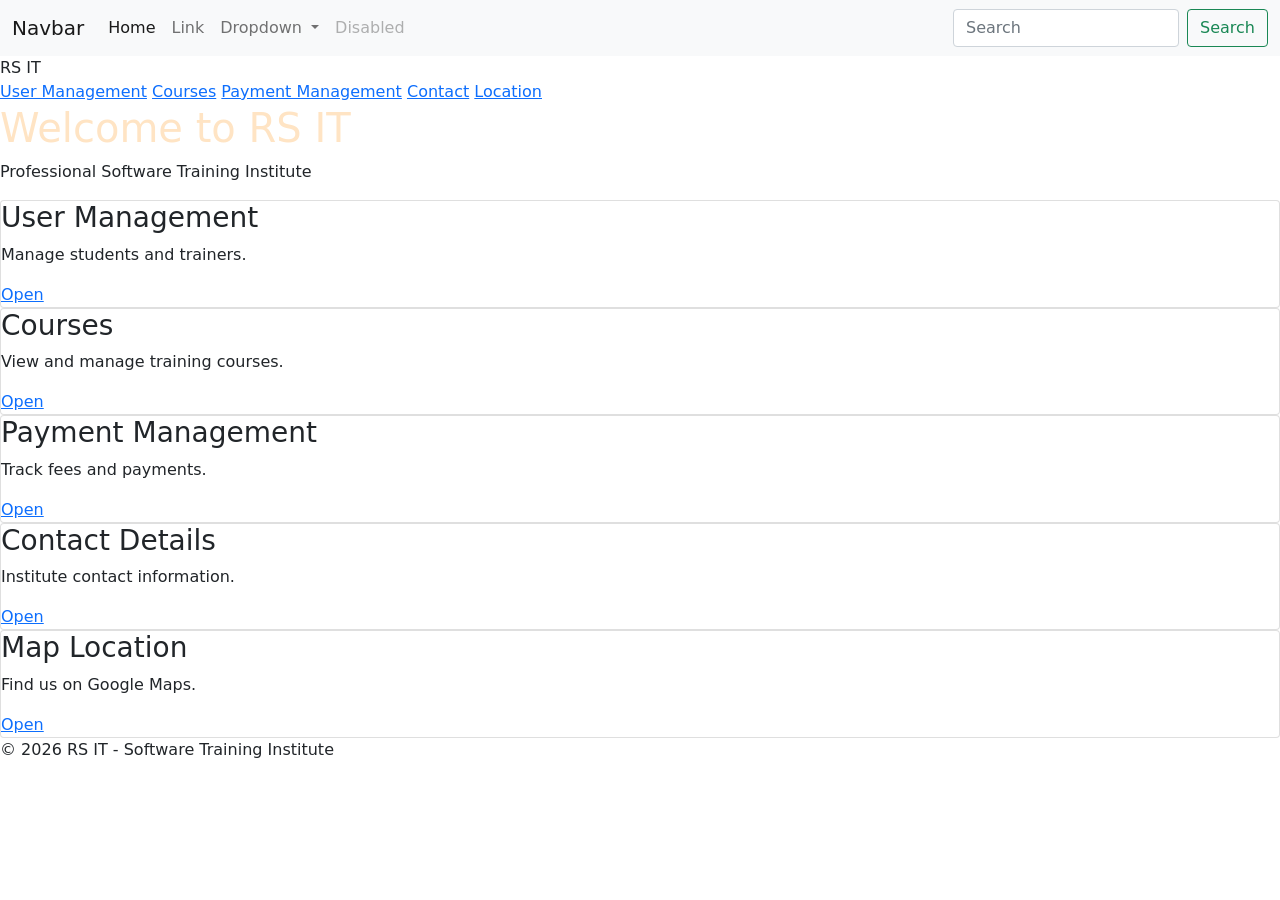
<file: index.html>
<!DOCTYPE html>
<html lang="en">
<head>
    <meta charset="UTF-8">
    <title>RS IT - Dashboard</title>
    <link rel="stylesheet" href="css/bootstrap.min.css">
    <!-- <link  rel="stylesheet" href="style.css"> -->
    <style>
        h1{
            color:aqua
        }
    </style>
</head>
<body>

<header>
    <nav class="navbar navbar-expand-lg navbar-light bg-light">
        <div class="container-fluid">
            <a class="navbar-brand" href="#">Navbar</a>
            <button class="navbar-toggler" type="button" data-bs-toggle="collapse" data-bs-target="#navbarSupportedContent" aria-controls="navbarSupportedContent" aria-expanded="false" aria-label="Toggle navigation">
            <span class="navbar-toggler-icon"></span>
            </button>
            <div class="collapse navbar-collapse" id="navbarSupportedContent">
            <ul class="navbar-nav me-auto mb-2 mb-lg-0">
                <li class="nav-item">
                <a class="nav-link active" aria-current="page" href="#">Home</a>
                </li>
                <li class="nav-item">
                <a class="nav-link" href="#">Link</a>
                </li>
                <li class="nav-item dropdown">
                <a class="nav-link dropdown-toggle" href="#" id="navbarDropdown" role="button" data-bs-toggle="dropdown" aria-expanded="false">
                    Dropdown
                </a>
                <ul class="dropdown-menu" aria-labelledby="navbarDropdown">
                    <li><a class="dropdown-item" href="#">Action</a></li>
                    <li><a class="dropdown-item" href="#">Another action</a></li>
                    <li><hr class="dropdown-divider"></li>
                    <li><a class="dropdown-item" href="#">Something else here</a></li>
                </ul>
                </li>
                <li class="nav-item">
                <a class="nav-link disabled" href="#" tabindex="-1" aria-disabled="true">Disabled</a>
                </li>
            </ul>
            <form class="d-flex">
                <input class="form-control me-2" type="search" placeholder="Search" aria-label="Search">
                <button class="btn btn-outline-success" type="submit">Search</button>
            </form>
            </div>
        </div>
        </nav>
    <div class="logo">RS IT</div>
    <nav>
        <a href="user.html">User Management</a>
        <a href="courses.html">Courses</a>
        <a href="payment.html">Payment Management</a>
        <a href="contact.html">Contact</a>
        <a href="map.html">Location</a>
    </nav>
</header>

<section class="hero">
    
    <h1 style="color:bisque">Welcome to RS IT</h1>
    <p>Professional Software Training Institute </p>
</section>

<section class="dashboard">
    <div class="card">
        <h3>User Management</h3>
        <p>Manage students and trainers.</p>
        <a href="user.html">Open</a>
    </div>

    <div class="card">
        <h3>Courses</h3>
        <p>View and manage training courses.</p>
        <a href="courses.html">Open</a>
    </div>

    <div class="card">
        <h3>Payment Management</h3>
        <p>Track fees and payments.</p>
        <a href="payment.html">Open</a>
    </div>

    <div class="card">
        <h3>Contact Details</h3>
        <p>Institute contact information.</p>
        <a href="contact.html">Open</a>
    </div>

    <div class="card">
        <h3>Map Location</h3>
        <p>Find us on Google Maps.</p>
        <a href="map.html">Open</a>
    </div>
</section>

<footer>
    <p>© 2026 RS IT - Software Training Institute</p>
</footer>

<script src="js/bootstrap.min.js"></script>
</body>
</html>
</file>
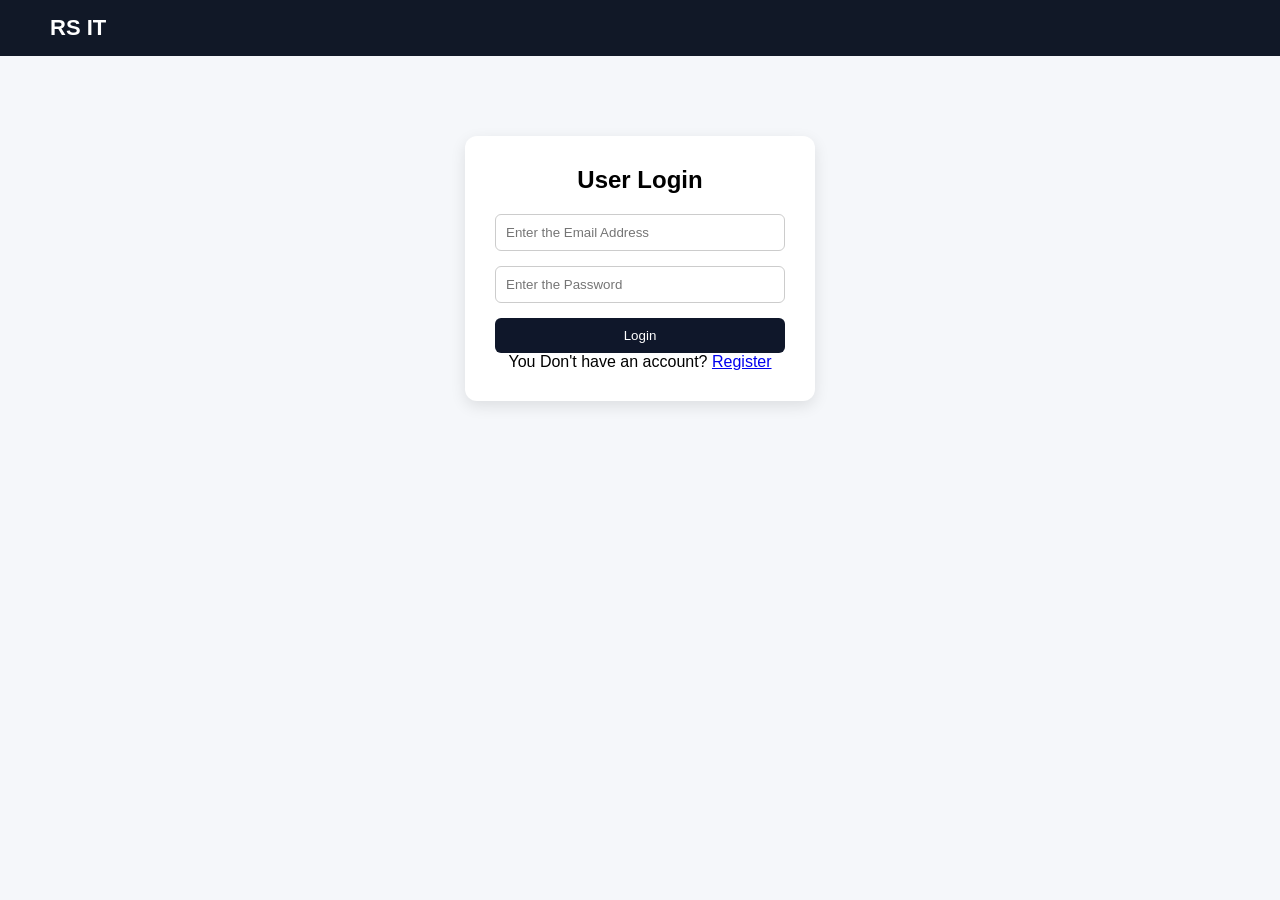
<file: login.html>
<!DOCTYPE html>
<html lang="en">
<head>
    <meta charset="UTF-8">
    <title>User Login - RS IT</title>
    <link rel="stylesheet" href="style.css">
</head>
<body>

<header>
    <div class="logo">RS IT</div>
</header>

<section class="form-section">
    <div class="form-box">
        <h2>User Login</h2>
        <form>
            <input type="email" placeholder="Enter the Email Address" required>
            <input type="password" placeholder="Enter the Password" required>
            <button type="submit">Login</button>
        </form>
        <p>You Don't have an account? <a href="register.html">Register</a></p>
    </div>
</section>

</body>
</html>
</file>
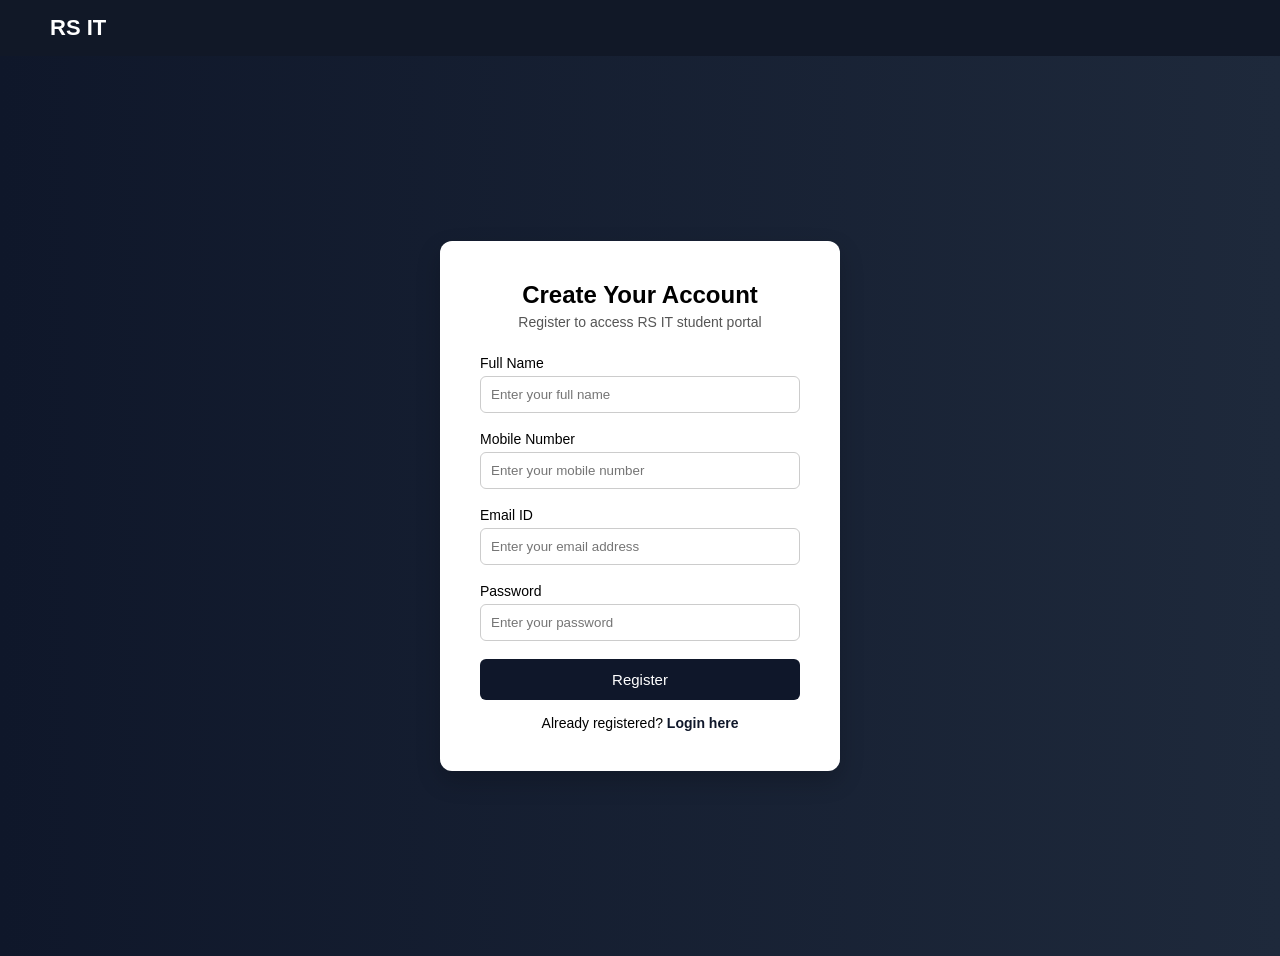
<file: register.html>
<!DOCTYPE html>
<html lang="en">
<head>
    <meta charset="UTF-8">
    <title>Register - RS IT</title>
    <link rel="stylesheet" href="style.css">
</head>
<body>

<header>
    <div class="logo">RS IT</div>
</header>

<section class="register-section">
    <div class="register-box">
        <h2>Create Your Account</h2>
        <p class="subtitle">Register to access RS IT student portal</p>

        <form>
            <div class="input-group">
                <label>Full Name</label>
                <input type="text" placeholder="Enter your full name" required>
            </div>

            <div class="input-group">
                <label>Mobile Number</label>
                <input type="tel" placeholder="Enter your mobile number" required>
            </div>

            <div class="input-group">
                <label>Email ID</label>
                <input type="email" placeholder="Enter your email address" required>
            </div>

            <div class="input-group">
                <label>Password</label>
                <input type="password" placeholder="Enter your password" required>
            </div>

            <button type="submit" class="register-btn">Register</button>
        </form>

        <p class="login-link">
            Already registered? <a href="login.html">Login here</a>
        </p>
    </div>
</section>

</body>
</html>
</file>
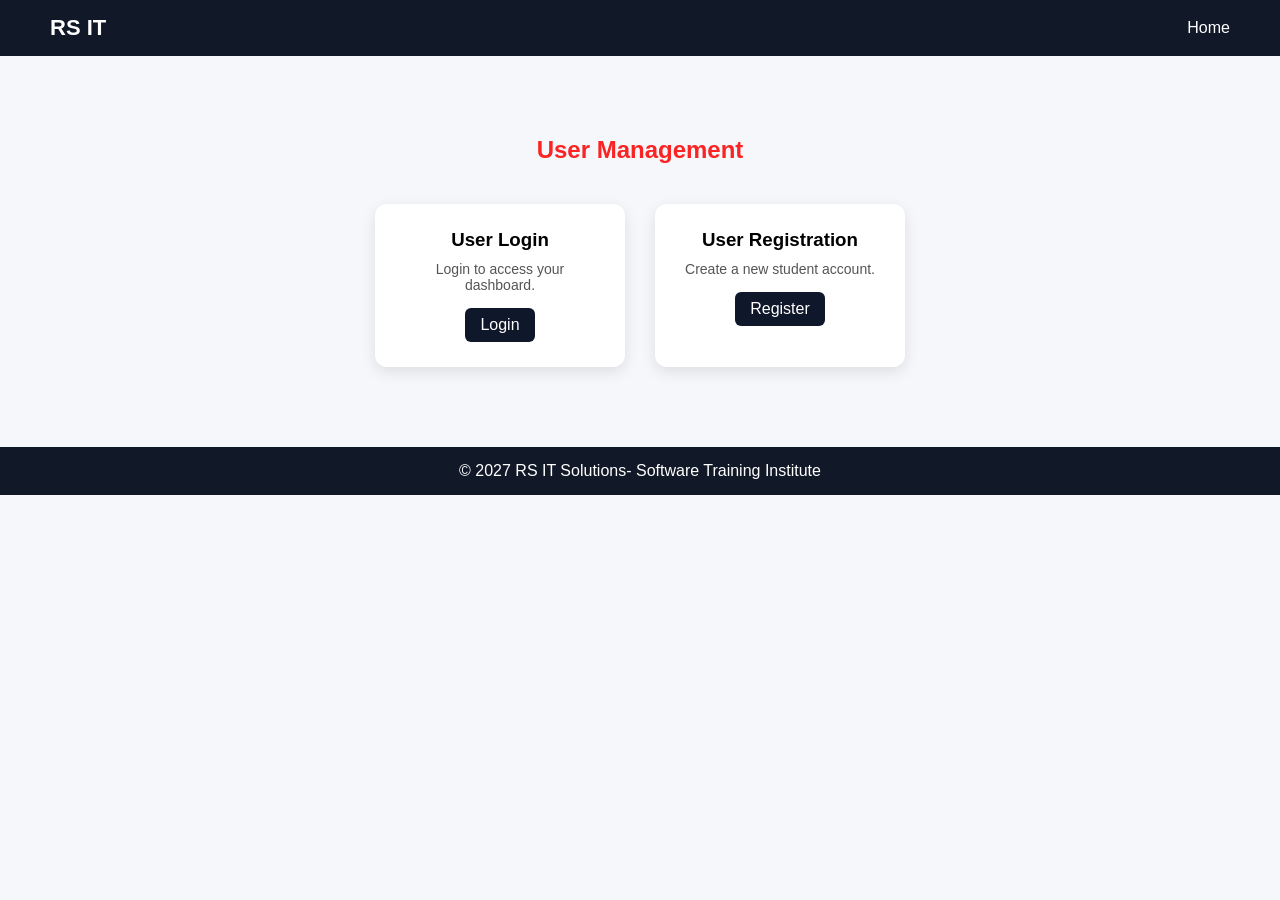
<file: user.html>
<!DOCTYPE html>
<html lang="en">
<head>
    <meta charset="UTF-8">
    <title>User Management - RS IT</title>
    <link rel="stylesheet" href="style.css">
</head>
<body>

<header>
    <div class="logo">RS IT</div>
    <nav>
        <a href="index.html">Home</a>
    </nav>
</header>

<section class="form-section">
    <h2 style="color: #fa2424;">User Management</h2>

    <div class="card-container">
        <div class="card">
            <h3>User Login</h3>
            <p>Login to access your dashboard.</p>
            <a href="login.html">Login</a>
        </div>

        <div class="card">
            <h3>User Registration</h3>
            <p>Create a new student account.</p>
            <a href="register.html">Register</a>
        </div>
    </div>
</section>

<footer>
    <p>© 2027 RS IT Solutions- Software Training Institute</p>
</footer>

</body>
</html>
</file>
<file: style.css>
* {
    margin: 0;
    padding: 0;
    box-sizing: border-box;
}

body {
    font-family: 'Segoe UI', sans-serif;
    background: #f5f7fa;
}

header {
    background: #111827;
    color: white;
    display: flex;
    justify-content: space-between;
    align-items: center;
    padding: 15px 50px;
}

.logo {
    font-size: 22px;
    font-weight: bold;
}

nav a {
    color: white;
    text-decoration: none;
    margin-left: 25px;
    transition: 0.3s;
}

nav a:hover {
    color: #38bdf8;
}

.hero {
    text-align: center;
    padding: 80px 20px;
    background: linear-gradient(to right, #0f172a, #1e293b);
    color: white;
}

.hero h1 {
    font-size: 40px;
    margin-bottom: 10px;
}

.dashboard {
    display: flex;
    justify-content: center;
    flex-wrap: wrap;
    padding: 50px 20px;
    gap: 25px;
}

.card {
    background: white;
    width: 250px;
    padding: 25px;
    border-radius: 12px;
    box-shadow: 0 5px 15px rgba(0,0,0,0.1);
    text-align: center;
    transition: 0.3s;
}

.card:hover {
    transform: translateY(-8px);
}

.card h3 {
    margin-bottom: 10px;
}

.card p {
    font-size: 14px;
    margin-bottom: 15px;
    color: #555;
}

.card a {
    text-decoration: none;
    background: #0f172a;
    color: white;
    padding: 8px 15px;
    border-radius: 6px;
    display: inline-block;
    transition: 0.3s;
}

.card a:hover {
    background: #38bdf8;
}

footer {
    text-align: center;
    padding: 15px;
    background: #111827;
    color: white;
}


.form-section {
    padding: 80px 20px;
    text-align: center;
}

.form-box {
    background: white;
    width: 350px;
    margin: auto;
    padding: 30px;
    border-radius: 12px;
    box-shadow: 0 5px 15px rgba(0,0,0,0.1);
}

.form-box h2 {
    margin-bottom: 20px;
}

.form-box input {
    width: 100%;
    padding: 10px;
    margin-bottom: 15px;
    border-radius: 6px;
    border: 1px solid #ccc;
}

.form-box button {
    width: 100%;
    padding: 10px;
    background: #0f172a;
    color: white;
    border: none;
    border-radius: 6px;
    cursor: pointer;
    transition: 0.3s;
}

.form-box button:hover {
    background: #38bdf8;
}

.card-container {
    display: flex;
    justify-content: center;
    gap: 30px;
    margin-top: 40px;
}



.register-section {
    height: 100vh;
    display: flex;
    justify-content: center;
    align-items: center;
    background: linear-gradient(to right, #0f172a, #1e293b);
}

.register-box {
    background: white;
    padding: 40px;
    width: 400px;
    border-radius: 12px;
    box-shadow: 0 10px 25px rgba(0, 0, 0, 0.2);
}

.register-box h2 {
    text-align: center;
    margin-bottom: 5px;
}

.subtitle {
    text-align: center;
    font-size: 14px;
    margin-bottom: 25px;
    color: #555;
}

.input-group {
    margin-bottom: 18px;
}

.input-group label {
    font-size: 14px;
    display: block;
    margin-bottom: 5px;
}

.input-group input {
    width: 100%;
    padding: 10px;
    border-radius: 6px;
    border: 1px solid #ccc;
    outline: none;
    transition: 0.3s;
}

.input-group input:focus {
    border-color: #0f172a;
}

.register-btn {
    width: 100%;
    padding: 12px;
    background: #0f172a;
    color: white;
    border: none;
    border-radius: 6px;
    cursor: pointer;
    font-size: 15px;
    transition: 0.3s;
}

.register-btn:hover {
    background: #38bdf8;
}

.login-link {
    text-align: center;
    margin-top: 15px;
    font-size: 14px;
}

.login-link a {
    text-decoration: none;
    color: #0f172a;
    font-weight: bold;
}
</file>
